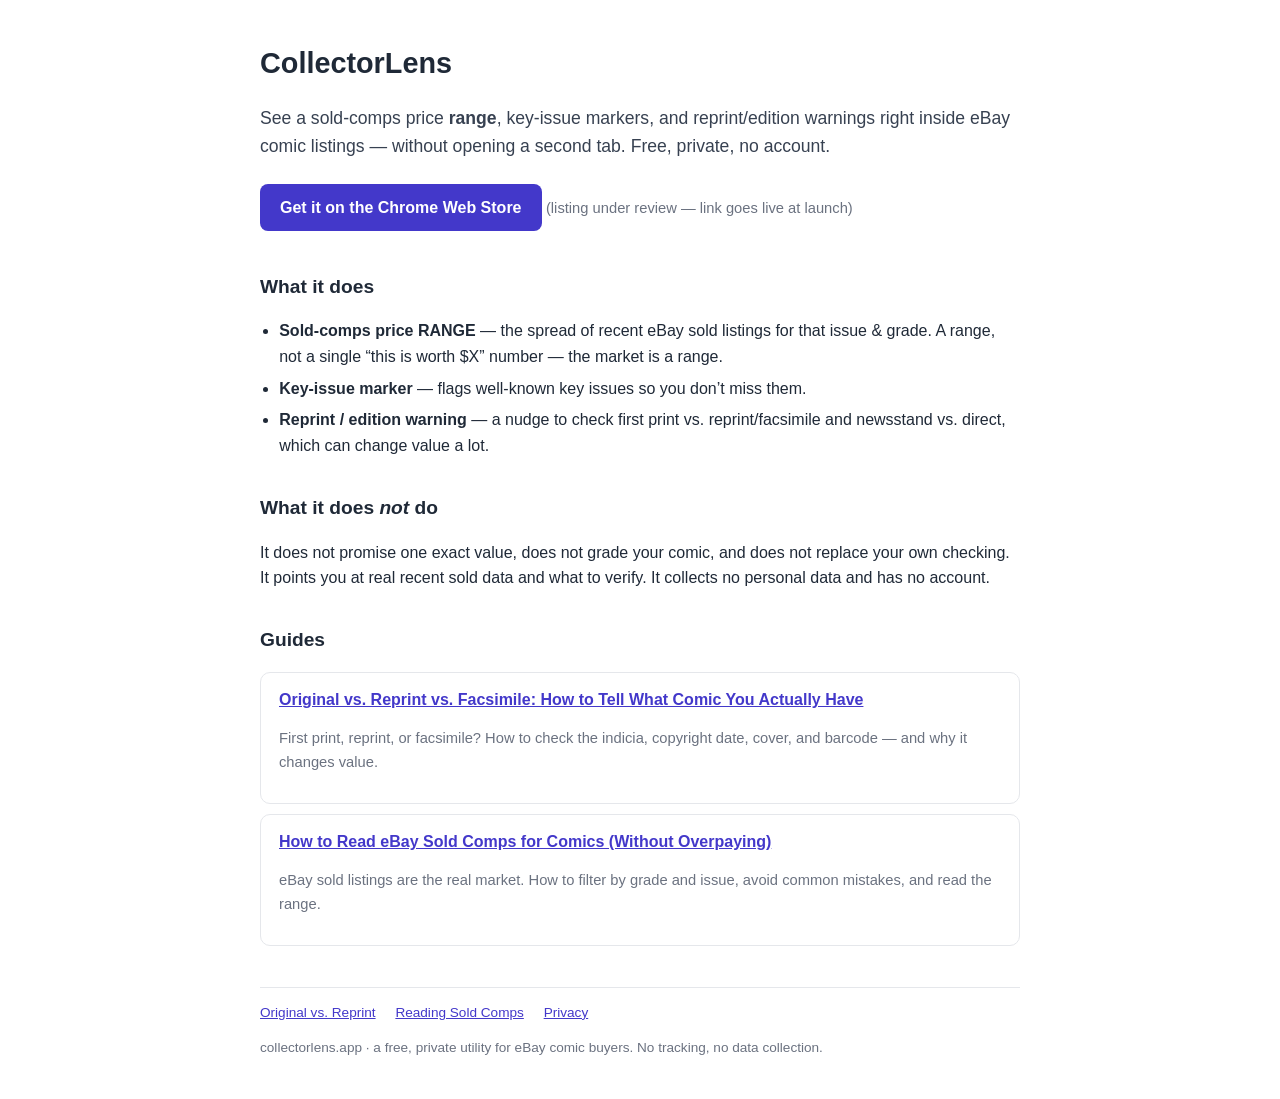
<file: docs/index.html>
<!DOCTYPE html>
<html lang="en">
<head>
  <meta charset="utf-8" />
  <meta name="google-site-verification" content="rlSwXtv5LEb9226zLweq8Wk5t2BZEFK_ZFPg8Di3nqE" />
  <meta name="viewport" content="width=device-width, initial-scale=1" />
  <title>CollectorLens — Comic Value for eBay: Sold-Comps Range, Key Issues, Edition Warnings</title>
  <meta name="description" content="A free Chrome extension that shows a sold-comps price range, key-issue markers and reprint/edition warnings right on eBay comic listings. Private, no account." />
  <link rel="canonical" href="https://monkmade.github.io/CollectorLens/" />
  <style>
    body{font:16px/1.6 -apple-system,"Segoe UI",Roboto,Arial,sans-serif;max-width:760px;margin:40px auto;padding:0 20px;color:#1f2937}
    h1{font-size:1.8rem;margin-bottom:.2em} h2{font-size:1.2rem;margin-top:1.8em}
    a{color:#4338ca} .lead{font-size:1.1rem;color:#374151}
    .cta{display:inline-block;background:#4338ca;color:#fff;padding:11px 20px;border-radius:8px;text-decoration:none;font-weight:600;margin:6px 0}
    .muted{color:#6b7280;font-size:.92rem}
    ul{padding-left:1.2em} li{margin:6px 0}
    .card{border:1px solid #e5e7eb;border-radius:10px;padding:14px 18px;margin:10px 0}
    nav a{margin-right:16px} footer{margin-top:3em;border-top:1px solid #e5e7eb;padding-top:1em;font-size:.85rem;color:#6b7280}
  </style>
</head>
<body>
  <header>
    <h1>CollectorLens</h1>
    <p class="lead">See a sold-comps price <strong>range</strong>, key-issue markers, and reprint/edition warnings right inside eBay comic listings — without opening a second tab. Free, private, no account.</p>
    <p><a class="cta" href="https://chromewebstore.google.com/" rel="noopener">Get it on the Chrome Web Store</a>
       <span class="muted">(listing under review — link goes live at launch)</span></p>
  </header>

  <h2>What it does</h2>
  <ul>
    <li><strong>Sold-comps price RANGE</strong> — the spread of recent eBay sold listings for that issue &amp; grade. A range, not a single &ldquo;this is worth $X&rdquo; number — the market is a range.</li>
    <li><strong>Key-issue marker</strong> — flags well-known key issues so you don&rsquo;t miss them.</li>
    <li><strong>Reprint / edition warning</strong> — a nudge to check first print vs. reprint/facsimile and newsstand vs. direct, which can change value a lot.</li>
  </ul>

  <h2>What it does <em>not</em> do</h2>
  <p>It does not promise one exact value, does not grade your comic, and does not replace your own checking. It points you at real recent sold data and what to verify. It collects no personal data and has no account.</p>

  <h2>Guides</h2>
  <div class="card">
    <a href="guides/original-vs-reprint.html"><strong>Original vs. Reprint vs. Facsimile: How to Tell What Comic You Actually Have</strong></a>
    <p class="muted">First print, reprint, or facsimile? How to check the indicia, copyright date, cover, and barcode — and why it changes value.</p>
  </div>
  <div class="card">
    <a href="guides/reading-sold-comps.html"><strong>How to Read eBay Sold Comps for Comics (Without Overpaying)</strong></a>
    <p class="muted">eBay sold listings are the real market. How to filter by grade and issue, avoid common mistakes, and read the range.</p>
  </div>

  <footer>
    <nav>
      <a href="guides/original-vs-reprint.html">Original vs. Reprint</a>
      <a href="guides/reading-sold-comps.html">Reading Sold Comps</a>
      <a href="privacy-policy.html">Privacy</a>
    </nav>
    <p>collectorlens.app &middot; a free, private utility for eBay comic buyers. No tracking, no data collection.</p>
  </footer>
</body>
</html>
</file>
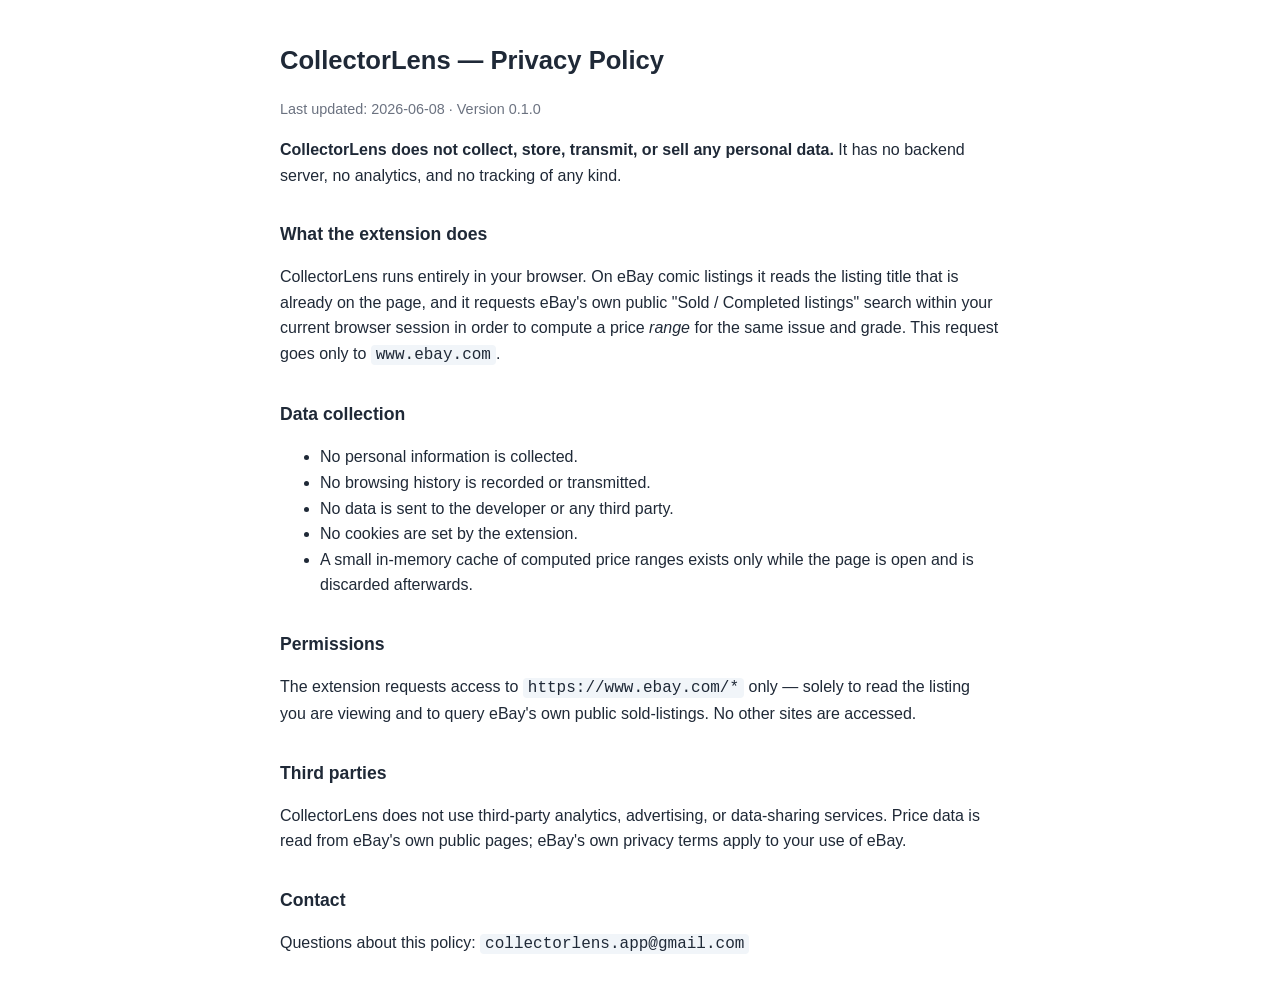
<file: docs/privacy-policy.html>
<!DOCTYPE html>
<html lang="en">
<head>
  <meta charset="utf-8" />
  <meta name="viewport" content="width=device-width, initial-scale=1" />
  <title>CollectorLens — Privacy Policy</title>
  <style>
    body{font:16px/1.6 -apple-system,Segoe UI,Roboto,Arial,sans-serif;max-width:720px;margin:40px auto;padding:0 20px;color:#1f2937}
    h1{font-size:1.6rem} h2{font-size:1.1rem;margin-top:1.8em} code{background:#f1f5f9;padding:1px 5px;border-radius:4px}
    .muted{color:#6b7280;font-size:.9rem}
  </style>
</head>
<body>
  <h1>CollectorLens — Privacy Policy</h1>
  <p class="muted">Last updated: 2026-06-08 · Version 0.1.0</p>

  <p><strong>CollectorLens does not collect, store, transmit, or sell any personal data.</strong>
  It has no backend server, no analytics, and no tracking of any kind.</p>

  <h2>What the extension does</h2>
  <p>CollectorLens runs entirely in your browser. On eBay comic listings it reads the listing
  title that is already on the page, and it requests eBay's own public "Sold / Completed listings"
  search within your current browser session in order to compute a price <em>range</em> for the same
  issue and grade. This request goes only to <code>www.ebay.com</code>.</p>

  <h2>Data collection</h2>
  <ul>
    <li>No personal information is collected.</li>
    <li>No browsing history is recorded or transmitted.</li>
    <li>No data is sent to the developer or any third party.</li>
    <li>No cookies are set by the extension.</li>
    <li>A small in-memory cache of computed price ranges exists only while the page is open and is discarded afterwards.</li>
  </ul>

  <h2>Permissions</h2>
  <p>The extension requests access to <code>https://www.ebay.com/*</code> only — solely to read the
  listing you are viewing and to query eBay's own public sold-listings. No other sites are accessed.</p>

  <h2>Third parties</h2>
  <p>CollectorLens does not use third-party analytics, advertising, or data-sharing services.
  Price data is read from eBay's own public pages; eBay's own privacy terms apply to your use of eBay.</p>

  <h2>Contact</h2>
  <p>Questions about this policy: <code>collectorlens.app@gmail.com</code></p>
</body>
</html>
</file>
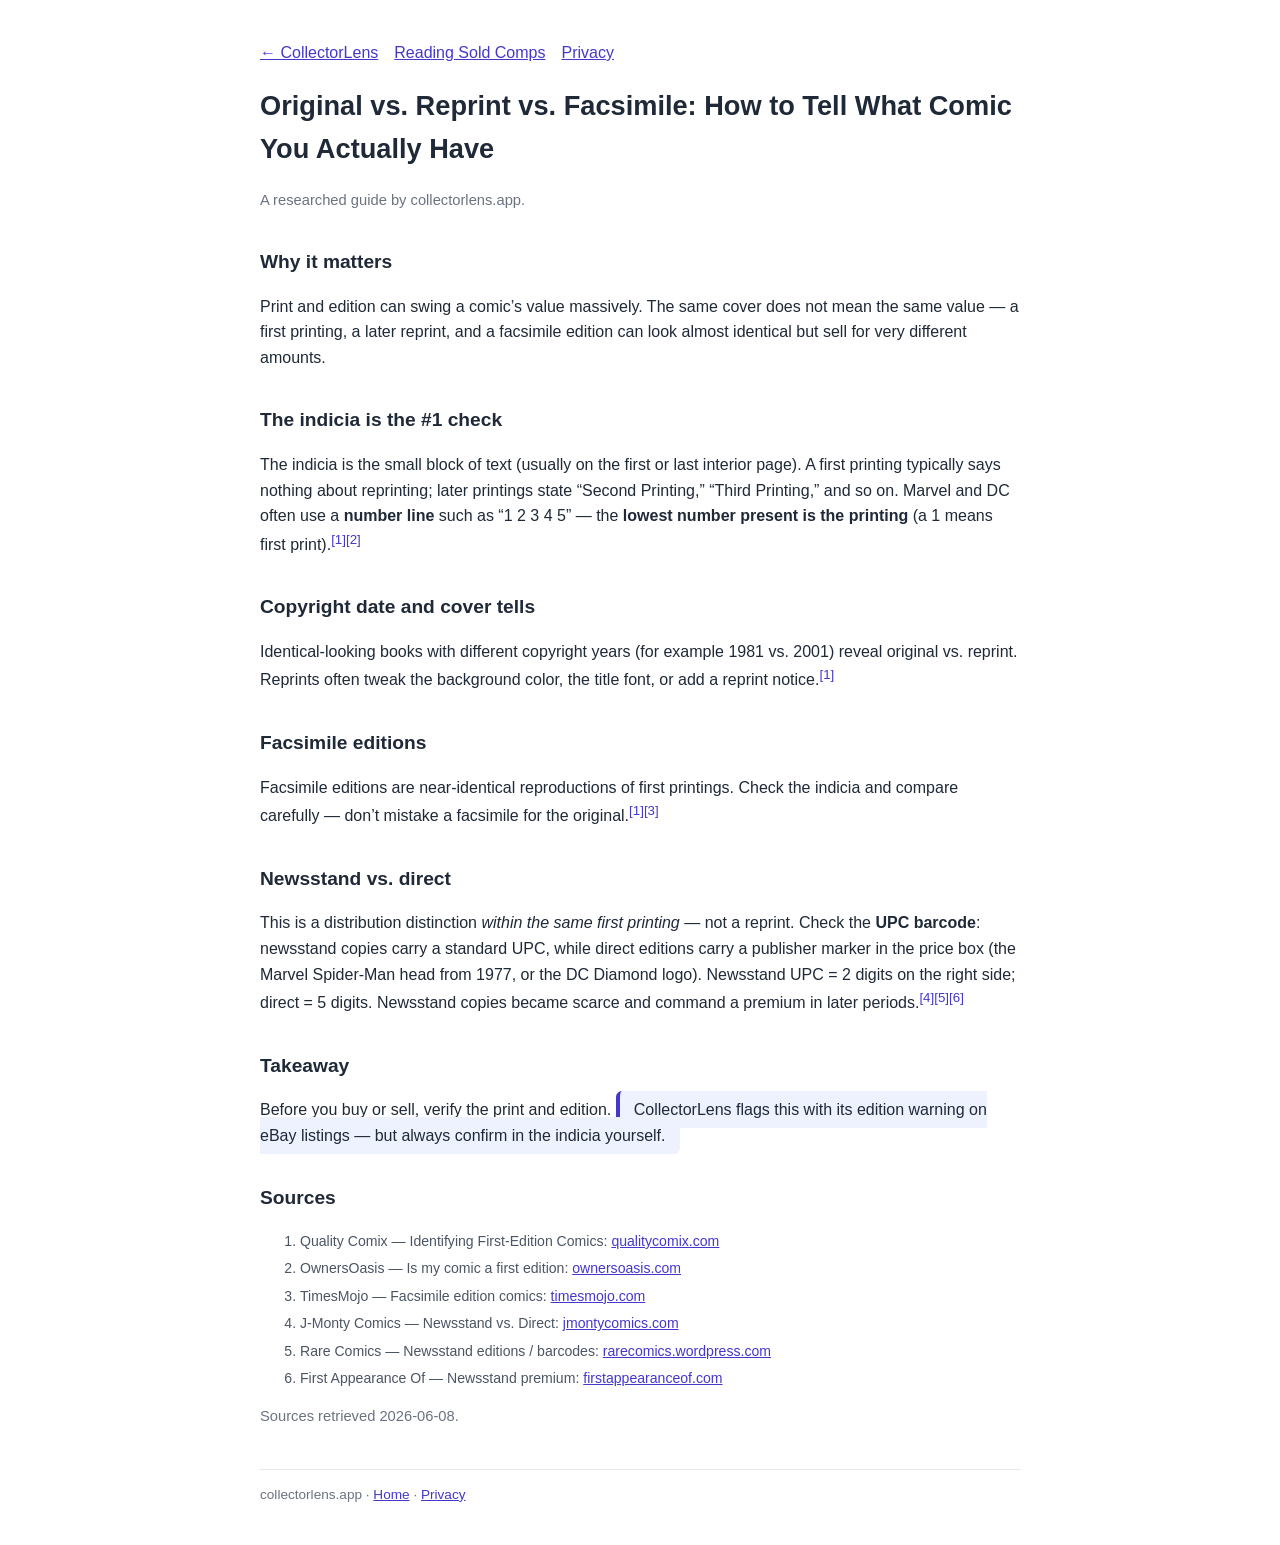
<file: docs/guides/original-vs-reprint.html>
<!DOCTYPE html>
<html lang="en">
<head>
  <meta charset="utf-8" />
  <meta name="viewport" content="width=device-width, initial-scale=1" />
  <title>Original vs. Reprint vs. Facsimile: How to Tell What Comic You Actually Have | CollectorLens</title>
  <meta name="description" content="First print, reprint, or facsimile? Here's how to check the indicia, copyright date, cover, and barcode — and why it changes a comic's value." />
  <link rel="canonical" href="https://monkmade.github.io/CollectorLens/guides/original-vs-reprint.html" />
  <style>
    body{font:16px/1.6 -apple-system,"Segoe UI",Roboto,Arial,sans-serif;max-width:760px;margin:40px auto;padding:0 20px;color:#1f2937}
    h1{font-size:1.7rem} h2{font-size:1.2rem;margin-top:1.8em}
    a{color:#4338ca}
    nav a{margin-right:16px} .muted{color:#6b7280;font-size:.92rem}
    .note{background:#eef2ff;border-left:4px solid #4338ca;padding:10px 14px;border-radius:6px}
    sup a{text-decoration:none}
    ol.fn{font-size:.88rem;color:#4b5563} ol.fn li{margin:5px 0}
    footer{margin-top:3em;border-top:1px solid #e5e7eb;padding-top:1em;font-size:.85rem;color:#6b7280}
  </style>
</head>
<body>
  <nav><a href="../index.html">&larr; CollectorLens</a><a href="reading-sold-comps.html">Reading Sold Comps</a><a href="../privacy-policy.html">Privacy</a></nav>
  <h1>Original vs. Reprint vs. Facsimile: How to Tell What Comic You Actually Have</h1>
  <p class="muted">A researched guide by collectorlens.app.</p>

  <h2>Why it matters</h2>
  <p>Print and edition can swing a comic&rsquo;s value massively. The same cover does not mean the same value &mdash; a first printing, a later reprint, and a facsimile edition can look almost identical but sell for very different amounts.</p>

  <h2>The indicia is the #1 check</h2>
  <p>The indicia is the small block of text (usually on the first or last interior page). A first printing typically says nothing about reprinting; later printings state &ldquo;Second Printing,&rdquo; &ldquo;Third Printing,&rdquo; and so on. Marvel and DC often use a <strong>number line</strong> such as &ldquo;1 2 3 4 5&rdquo; &mdash; the <strong>lowest number present is the printing</strong> (a 1 means first print).<sup><a href="#f1">[1]</a><a href="#f2">[2]</a></sup></p>

  <h2>Copyright date and cover tells</h2>
  <p>Identical-looking books with different copyright years (for example 1981 vs. 2001) reveal original vs. reprint. Reprints often tweak the background color, the title font, or add a reprint notice.<sup><a href="#f1">[1]</a></sup></p>

  <h2>Facsimile editions</h2>
  <p>Facsimile editions are near-identical reproductions of first printings. Check the indicia and compare carefully &mdash; don&rsquo;t mistake a facsimile for the original.<sup><a href="#f1">[1]</a><a href="#f3">[3]</a></sup></p>

  <h2>Newsstand vs. direct</h2>
  <p>This is a distribution distinction <em>within the same first printing</em> &mdash; not a reprint. Check the <strong>UPC barcode</strong>: newsstand copies carry a standard UPC, while direct editions carry a publisher marker in the price box (the Marvel Spider-Man head from 1977, or the DC Diamond logo). Newsstand UPC = 2 digits on the right side; direct = 5 digits. Newsstand copies became scarce and command a premium in later periods.<sup><a href="#f4">[4]</a><a href="#f5">[5]</a><a href="#f6">[6]</a></sup></p>

  <h2>Takeaway</h2>
  <p>Before you buy or sell, verify the print and edition. <span class="note">CollectorLens flags this with its edition warning on eBay listings &mdash; but always confirm in the indicia yourself.</span></p>

  <h2 id="sources">Sources</h2>
  <ol class="fn">
    <li id="f1">Quality Comix &mdash; Identifying First-Edition Comics: <a href="https://www.qualitycomix.com/guide/identifying-first-edition-comics/" rel="noopener">qualitycomix.com</a></li>
    <li id="f2">OwnersOasis &mdash; Is my comic a first edition: <a href="https://ownersoasis.com/media/how-do-i-know-if-my-comic-is-a-first-edition" rel="noopener">ownersoasis.com</a></li>
    <li id="f3">TimesMojo &mdash; Facsimile edition comics: <a href="https://www.timesmojo.com/what-is-facsimile-edition-comics/" rel="noopener">timesmojo.com</a></li>
    <li id="f4">J-Monty Comics &mdash; Newsstand vs. Direct: <a href="https://jmontycomics.com/newsstand-editions-v-direct-editions-everything-explained/" rel="noopener">jmontycomics.com</a></li>
    <li id="f5">Rare Comics &mdash; Newsstand editions / barcodes: <a href="https://rarecomics.wordpress.com/2015/11/08/comic-book-newsstand-editions-understanding-the-difference/" rel="noopener">rarecomics.wordpress.com</a></li>
    <li id="f6">First Appearance Of &mdash; Newsstand premium: <a href="https://firstappearanceof.com/guides/newsstand-comics-explained/" rel="noopener">firstappearanceof.com</a></li>
  </ol>
  <p class="muted">Sources retrieved 2026-06-08.</p>

  <footer>collectorlens.app &middot; <a href="../index.html">Home</a> &middot; <a href="../privacy-policy.html">Privacy</a></footer>
</body>
</html>
</file>
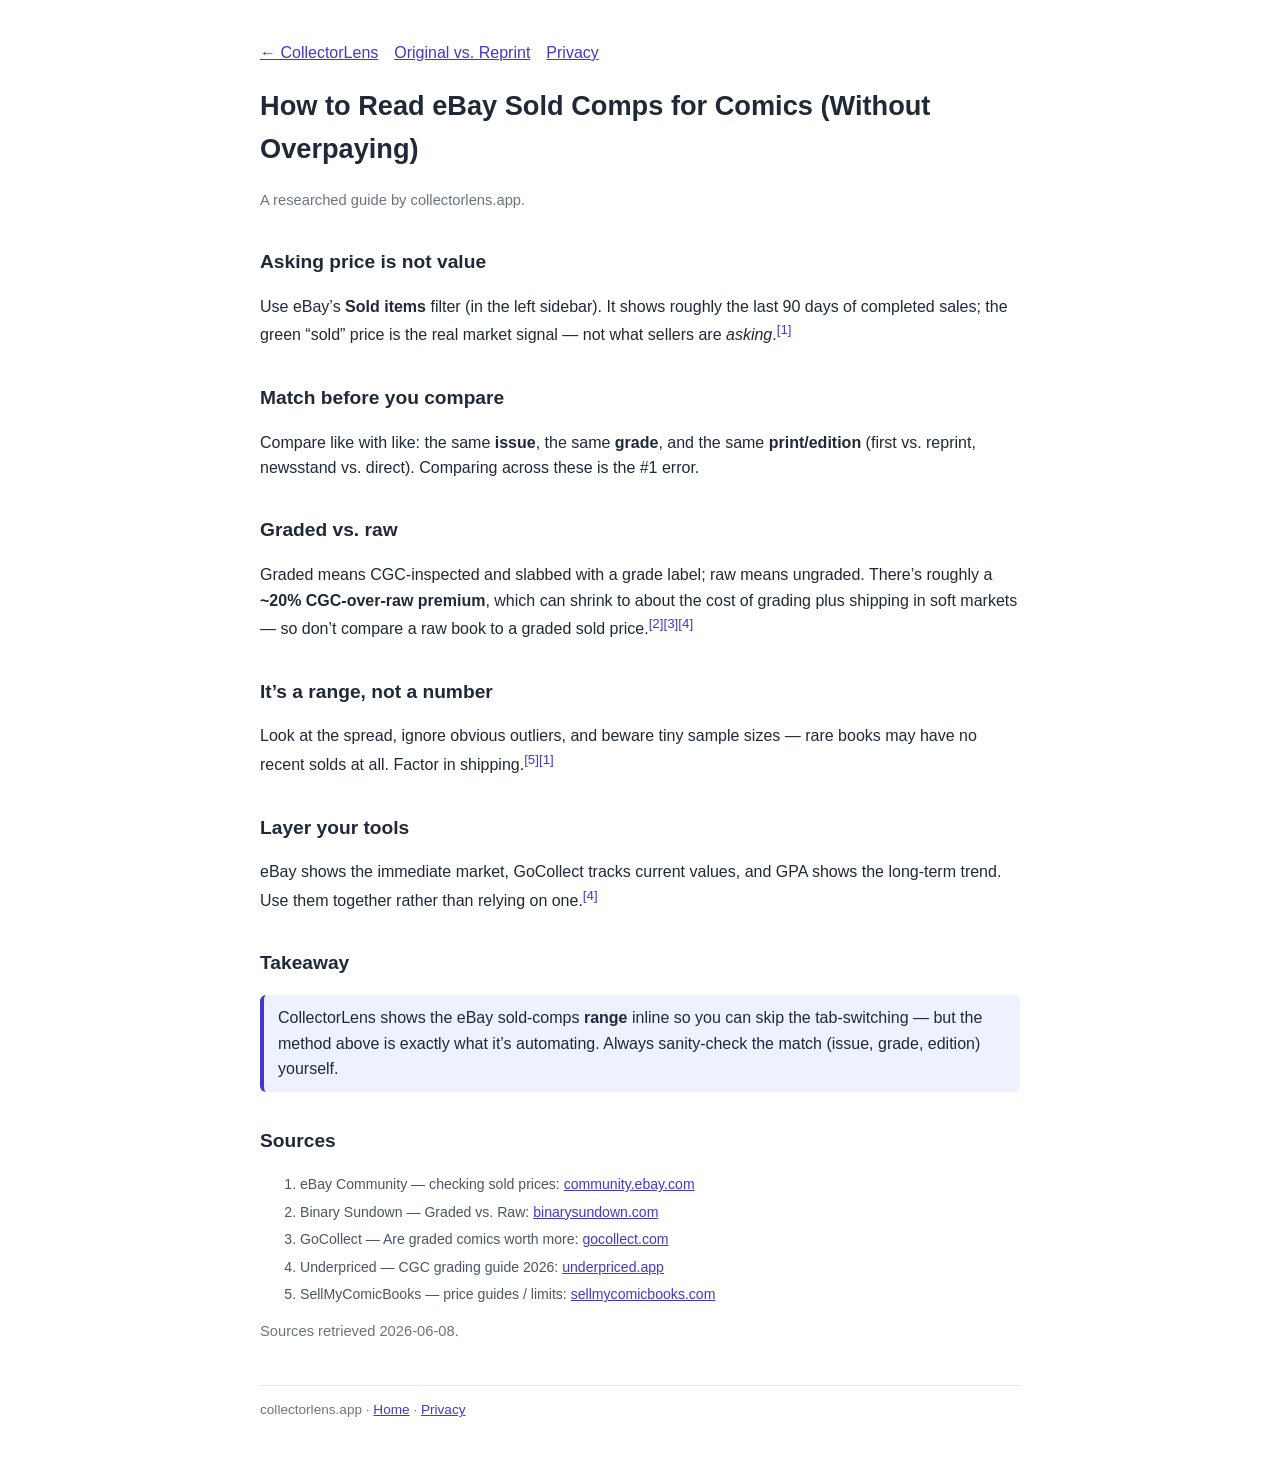
<file: docs/guides/reading-sold-comps.html>
<!DOCTYPE html>
<html lang="en">
<head>
  <meta charset="utf-8" />
  <meta name="viewport" content="width=device-width, initial-scale=1" />
  <title>How to Read eBay Sold Comps for Comics (Without Overpaying) | CollectorLens</title>
  <meta name="description" content="eBay sold listings are the real market for comics. Here's how to filter them by grade and issue, avoid common mistakes, and read the range." />
  <link rel="canonical" href="https://monkmade.github.io/CollectorLens/guides/reading-sold-comps.html" />
  <style>
    body{font:16px/1.6 -apple-system,"Segoe UI",Roboto,Arial,sans-serif;max-width:760px;margin:40px auto;padding:0 20px;color:#1f2937}
    h1{font-size:1.7rem} h2{font-size:1.2rem;margin-top:1.8em}
    a{color:#4338ca}
    nav a{margin-right:16px} .muted{color:#6b7280;font-size:.92rem}
    .note{background:#eef2ff;border-left:4px solid #4338ca;padding:10px 14px;border-radius:6px}
    sup a{text-decoration:none}
    ol.fn{font-size:.88rem;color:#4b5563} ol.fn li{margin:5px 0}
    footer{margin-top:3em;border-top:1px solid #e5e7eb;padding-top:1em;font-size:.85rem;color:#6b7280}
  </style>
</head>
<body>
  <nav><a href="../index.html">&larr; CollectorLens</a><a href="original-vs-reprint.html">Original vs. Reprint</a><a href="../privacy-policy.html">Privacy</a></nav>
  <h1>How to Read eBay Sold Comps for Comics (Without Overpaying)</h1>
  <p class="muted">A researched guide by collectorlens.app.</p>

  <h2>Asking price is not value</h2>
  <p>Use eBay&rsquo;s <strong>Sold items</strong> filter (in the left sidebar). It shows roughly the last 90 days of completed sales; the green &ldquo;sold&rdquo; price is the real market signal &mdash; not what sellers are <em>asking</em>.<sup><a href="#f1">[1]</a></sup></p>

  <h2>Match before you compare</h2>
  <p>Compare like with like: the same <strong>issue</strong>, the same <strong>grade</strong>, and the same <strong>print/edition</strong> (first vs. reprint, newsstand vs. direct). Comparing across these is the #1 error.</p>

  <h2>Graded vs. raw</h2>
  <p>Graded means CGC-inspected and slabbed with a grade label; raw means ungraded. There&rsquo;s roughly a <strong>~20% CGC-over-raw premium</strong>, which can shrink to about the cost of grading plus shipping in soft markets &mdash; so don&rsquo;t compare a raw book to a graded sold price.<sup><a href="#f2">[2]</a><a href="#f3">[3]</a><a href="#f4">[4]</a></sup></p>

  <h2>It&rsquo;s a range, not a number</h2>
  <p>Look at the spread, ignore obvious outliers, and beware tiny sample sizes &mdash; rare books may have no recent solds at all. Factor in shipping.<sup><a href="#f5">[5]</a><a href="#f1">[1]</a></sup></p>

  <h2>Layer your tools</h2>
  <p>eBay shows the immediate market, GoCollect tracks current values, and GPA shows the long-term trend. Use them together rather than relying on one.<sup><a href="#f4">[4]</a></sup></p>

  <h2>Takeaway</h2>
  <p class="note">CollectorLens shows the eBay sold-comps <strong>range</strong> inline so you can skip the tab-switching &mdash; but the method above is exactly what it&rsquo;s automating. Always sanity-check the match (issue, grade, edition) yourself.</p>

  <h2 id="sources">Sources</h2>
  <ol class="fn">
    <li id="f1">eBay Community &mdash; checking sold prices: <a href="https://community.ebay.com/t5/Selling/How-do-you-check-the-latest-prices-a-certain-comic-or-item-has/td-p/34650095" rel="noopener">community.ebay.com</a></li>
    <li id="f2">Binary Sundown &mdash; Graded vs. Raw: <a href="https://binarysundown.com/blogs/collecting-comics/graded-vs-raw-which-comics-sell-better" rel="noopener">binarysundown.com</a></li>
    <li id="f3">GoCollect &mdash; Are graded comics worth more: <a href="https://gocollect.com/blog/are-graded-comics-really-worth-more" rel="noopener">gocollect.com</a></li>
    <li id="f4">Underpriced &mdash; CGC grading guide 2026: <a href="https://www.underpriced.app/blog/comic-book-reselling-cgc-grading-guide-2026" rel="noopener">underpriced.app</a></li>
    <li id="f5">SellMyComicBooks &mdash; price guides / limits: <a href="https://www.sellmycomicbooks.com/comic-book-price-guides.html" rel="noopener">sellmycomicbooks.com</a></li>
  </ol>
  <p class="muted">Sources retrieved 2026-06-08.</p>

  <footer>collectorlens.app &middot; <a href="../index.html">Home</a> &middot; <a href="../privacy-policy.html">Privacy</a></footer>
</body>
</html>
</file>
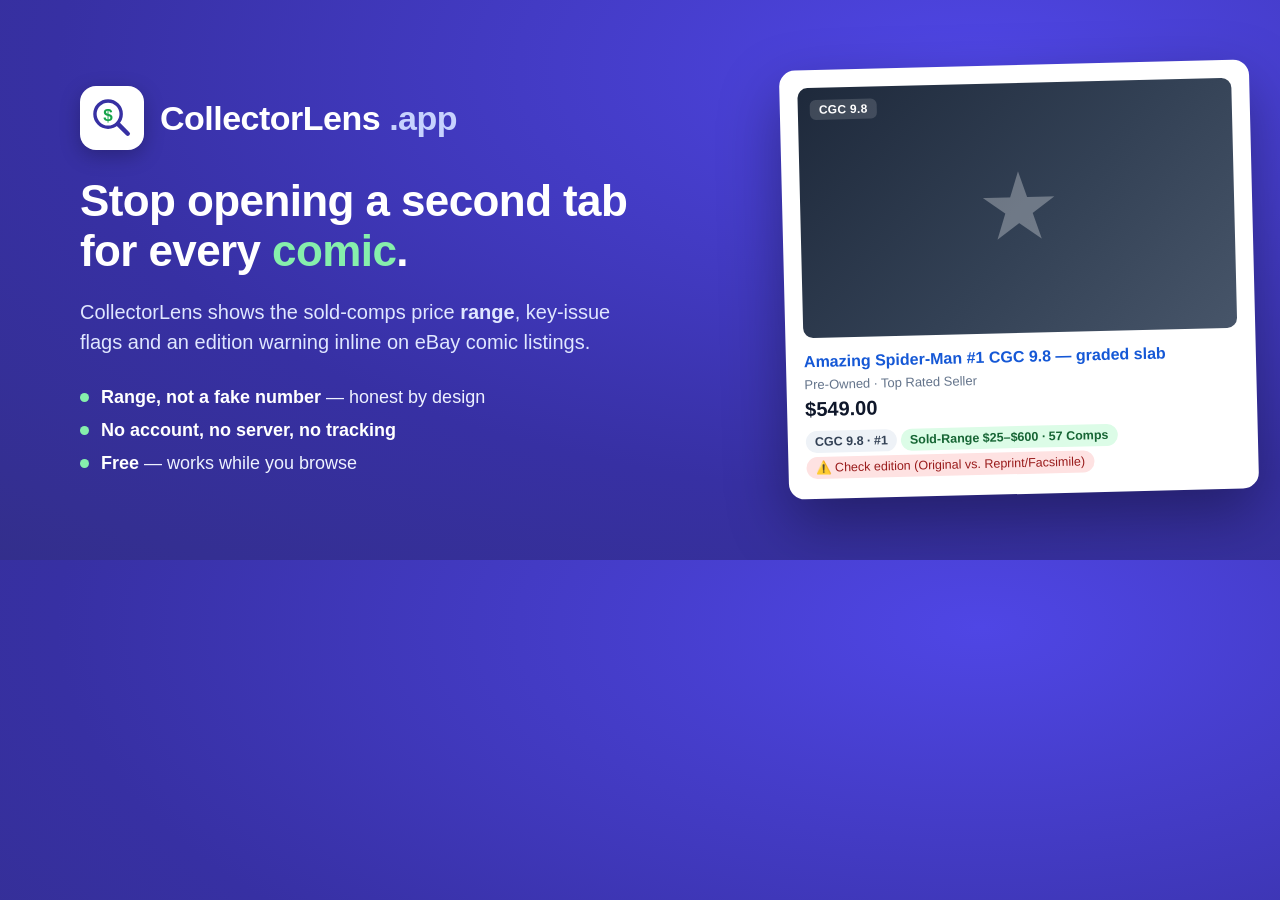
<file: store/assets/marquee-1400x560.html>
<!doctype html>
<!--
  CollectorLens — Chrome Web Store "Marquee promo tile" (1400×560).
  Brand: monkmade / collectorlens.app. Left: value prop. Right: product UI (real overlay pills).
  Render: Edge/Chrome headless --window-size=1400,560. Pure CSS, no external assets.
-->
<html lang="en">
<head>
<meta charset="utf-8">
<style>
  * { margin: 0; padding: 0; box-sizing: border-box; }
  html, body { width: 1400px; height: 560px; overflow: hidden; }
  body {
    font-family: -apple-system, "Segoe UI", Roboto, Arial, sans-serif;
    background: radial-gradient(120% 140% at 70% 12%, #4f46e5 0%, #3730a3 55%, #312e81 100%);
    color: #fff;
    display: flex;
    align-items: center;
    padding: 0 80px;
    gap: 64px;
  }
  .left { flex: 1 1 0; max-width: 640px; }
  .row { display: flex; align-items: center; gap: 16px; margin-bottom: 26px; }
  .mark {
    width: 64px; height: 64px; border-radius: 16px; background: #fff;
    display: flex; align-items: center; justify-content: center; box-shadow: 0 6px 20px rgba(0,0,0,.25);
  }
  .mark svg { width: 42px; height: 42px; }
  .brand { font-size: 34px; font-weight: 800; letter-spacing: -0.5px; }
  .brand .app { color: #c7d2fe; font-weight: 600; }
  h1 { font-size: 44px; font-weight: 800; line-height: 1.12; letter-spacing: -0.6px; margin-bottom: 22px; }
  h1 .g { color: #86efac; }
  p.sub { font-size: 20px; line-height: 1.5; color: #e0e7ff; max-width: 560px; margin-bottom: 30px; }
  .feats { display: flex; flex-direction: column; gap: 12px; }
  .feat { display: flex; align-items: center; gap: 12px; font-size: 18px; color: #eef2ff; }
  .dot { width: 9px; height: 9px; border-radius: 50%; background: #86efac; flex: none; }
  .feat .em { font-weight: 700; color: #fff; }

  /* Right: a real eBay-style listing card with the actual overlay badge. */
  .right { flex: none; width: 470px; }
  .card {
    background: #fff; border-radius: 16px; box-shadow: 0 24px 60px rgba(0,0,0,.35);
    padding: 18px; color: #0f172a; transform: rotate(-1.4deg);
  }
  .cover {
    height: 250px; border-radius: 10px; margin-bottom: 14px;
    background: linear-gradient(135deg, #1e293b 0%, #334155 55%, #475569 100%);
    display: flex; align-items: center; justify-content: center; position: relative; overflow: hidden;
  }
  .cover .tag { position: absolute; top: 12px; left: 12px; background: rgba(255,255,255,.14);
    color: #fff; font-size: 12px; font-weight: 600; padding: 3px 9px; border-radius: 6px; letter-spacing: .3px; }
  .cover .glyph { color: rgba(255,255,255,.30); font-size: 80px; font-weight: 800; }
  .ttl { font-size: 16px; font-weight: 600; color: #1558d6; line-height: 1.3; margin-bottom: 4px; }
  .meta { font-size: 13px; color: #64748b; margin-bottom: 6px; }
  .price { font-size: 20px; font-weight: 800; color: #0f172a; }

  /* Real overlay.css pills (copied verbatim from overlay.css). */
  .cl-badge { display: flex; flex-wrap: wrap; gap: 4px; margin: 10px 0 2px;
    font-family: -apple-system, "Segoe UI", Roboto, Arial, sans-serif; font-size: 12.5px; line-height: 1.3; }
  .cl-tag { display: inline-block; padding: 3px 9px; border-radius: 999px; font-weight: 600; white-space: nowrap; }
  .cl-id   { background: #eef2f7; color: #334155; }
  .cl-range{ background: #dcfce7; color: #166534; }
  .cl-warn { background: #fee2e2; color: #991b1b; font-weight: 500; }
</style>
</head>
<body>
  <div class="left">
    <div class="row">
      <div class="mark">
        <svg viewBox="0 0 32 32" aria-hidden="true">
          <circle cx="13" cy="13" r="10" fill="none" stroke="#3730a3" stroke-width="2.6"/>
          <line x1="20.5" y1="20.5" x2="28" y2="28" stroke="#3730a3" stroke-width="3.4" stroke-linecap="round"/>
          <text x="13" y="18.5" font-size="13" font-weight="800" fill="#16a34a" text-anchor="middle" font-family="Arial">$</text>
        </svg>
      </div>
      <div class="brand">CollectorLens<span class="app"> .app</span></div>
    </div>

    <h1>Stop opening a second tab<br>for every <span class="g">comic</span>.</h1>
    <p class="sub">CollectorLens shows the sold-comps price <b>range</b>, key-issue flags and an
      edition warning inline on eBay comic listings.</p>

    <div class="feats">
      <div class="feat"><span class="dot"></span><span><span class="em">Range, not a fake number</span> — honest by design</span></div>
      <div class="feat"><span class="dot"></span><span><span class="em">No account, no server, no tracking</span></span></div>
      <div class="feat"><span class="dot"></span><span><span class="em">Free</span> — works while you browse</span></div>
    </div>
  </div>

  <div class="right">
    <div class="card">
      <div class="cover">
        <span class="tag">CGC 9.8</span>
        <span class="glyph">★</span>
      </div>
      <div class="ttl">Amazing Spider-Man #1 CGC 9.8 — graded slab</div>
      <div class="meta">Pre-Owned · Top Rated Seller</div>
      <div class="price">$549.00</div>
      <div class="cl-badge">
        <span class="cl-tag cl-id">CGC 9.8 · #1</span>
        <span class="cl-tag cl-range">Sold-Range $25–$600 · 57 Comps</span>
        <span class="cl-tag cl-warn">⚠️ Check edition (Original vs. Reprint/Facsimile)</span>
      </div>
    </div>
  </div>
</body>
</html>
</file>
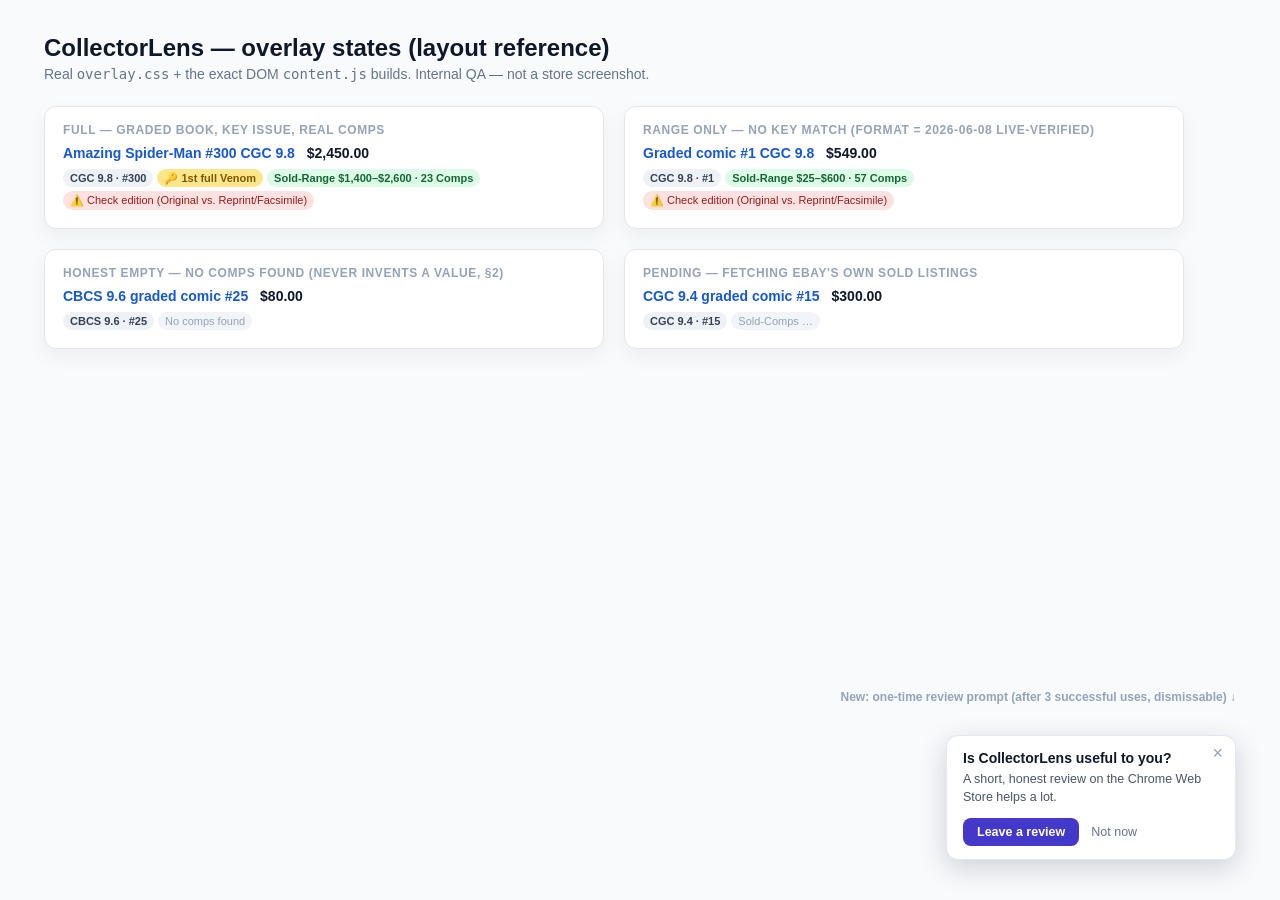
<file: store/assets/overlay-reference.html>
<!doctype html>
<!--
  CollectorLens — Overlay LAYOUT REFERENCE (1280×800), NOT a store screenshot.
  Shows every real overlay state (the exact DOM content.js builds) + the new review prompt,
  using the real overlay.css. Internal design sign-off / QA. Numbers illustrative; the
  "$25–$600 · 57 Comps" example is the 2026-06-08 live-verified output format.
  Render: Edge/Chrome headless --window-size=1280,800.
-->
<html lang="en">
<head>
<meta charset="utf-8">
<style>
  * { margin: 0; padding: 0; box-sizing: border-box; }
  html, body { width: 1280px; height: 800px; overflow: hidden; }
  body { font-family: -apple-system, "Segoe UI", Roboto, Arial, sans-serif; background: #f8fafc; color: #0f172a; padding: 34px 44px; }
  h1 { font-size: 24px; font-weight: 800; }
  .sub { font-size: 14px; color: #64748b; margin: 4px 0 24px; }
  .states { display: flex; flex-wrap: wrap; gap: 20px; }
  .state { background: #fff; border: 1px solid #e5e7eb; border-radius: 12px; padding: 16px 18px; width: 560px;
    box-shadow: 0 8px 20px rgba(15,23,42,.05); }
  .state .lbl { font-size: 12px; font-weight: 700; color: #94a3b8; text-transform: uppercase; letter-spacing: .6px; margin-bottom: 8px; }
  .listing { font-size: 14px; color: #1558d6; font-weight: 600; }
  .listing .px { color: #0f172a; font-weight: 800; margin-left: 8px; }

  /* Real overlay.css — verbatim (pills + review toast). */
  .cl-badge { display: flex; flex-wrap: wrap; gap: 4px; margin: 8px 0 2px;
    font-family: -apple-system, "Segoe UI", Roboto, Arial, sans-serif; font-size: 11px; line-height: 1.3; }
  .cl-tag { display: inline-block; padding: 2px 7px; border-radius: 999px; font-weight: 600; white-space: nowrap; }
  .cl-id   { background: #eef2f7; color: #334155; }
  .cl-key  { background: #fde68a; color: #7c5800; }
  .cl-range{ background: #dcfce7; color: #166534; }
  .cl-warn { background: #fee2e2; color: #991b1b; font-weight: 500; }
  .cl-muted{ background: #f1f5f9; color: #94a3b8; font-weight: 500; }

  .cl-review { position: absolute; right: 44px; bottom: 40px; z-index: 10; width: 290px; box-sizing: border-box;
    padding: 14px 16px 13px; background: #fff; border: 1px solid #e2e8f0; border-radius: 12px;
    box-shadow: 0 8px 28px rgba(15,23,42,.18); font-family: -apple-system, "Segoe UI", Roboto, Arial, sans-serif; color: #0f172a; }
  .cl-review-x { position: absolute; top: 6px; right: 8px; border: 0; background: transparent; color: #94a3b8;
    font-size: 18px; line-height: 1; cursor: pointer; padding: 2px 4px; }
  .cl-review-title { font-size: 14px; font-weight: 700; margin: 0 14px 4px 0; }
  .cl-review-body { font-size: 12.5px; line-height: 1.45; color: #475569; margin-bottom: 12px; }
  .cl-review-row { display: flex; align-items: center; gap: 10px; }
  .cl-review-btn { display: inline-block; padding: 7px 14px; border-radius: 8px; background: #4338ca; color: #fff;
    font-size: 12.5px; font-weight: 600; text-decoration: none; }
  .cl-review-later { border: 0; background: transparent; color: #64748b; font-size: 12.5px; font-weight: 500; cursor: pointer; padding: 6px 2px; }
  .tagref { position: absolute; right: 44px; bottom: 196px; font-size: 12px; color: #94a3b8; font-weight: 600; }
</style>
</head>
<body>
  <h1>CollectorLens — overlay states (layout reference)</h1>
  <div class="sub">Real <code>overlay.css</code> + the exact DOM <code>content.js</code> builds. Internal QA — not a store screenshot.</div>

  <div class="states">
    <div class="state">
      <div class="lbl">Full — graded book, key issue, real comps</div>
      <div class="listing">Amazing Spider-Man #300 CGC 9.8 <span class="px">$2,450.00</span></div>
      <div class="cl-badge">
        <span class="cl-tag cl-id">CGC 9.8 · #300</span>
        <span class="cl-tag cl-key">🔑 1st full Venom</span>
        <span class="cl-tag cl-range">Sold-Range $1,400–$2,600 · 23 Comps</span>
        <span class="cl-tag cl-warn">⚠️ Check edition (Original vs. Reprint/Facsimile)</span>
      </div>
    </div>

    <div class="state">
      <div class="lbl">Range only — no key match (format = 2026-06-08 live-verified)</div>
      <div class="listing">Graded comic #1 CGC 9.8 <span class="px">$549.00</span></div>
      <div class="cl-badge">
        <span class="cl-tag cl-id">CGC 9.8 · #1</span>
        <span class="cl-tag cl-range">Sold-Range $25–$600 · 57 Comps</span>
        <span class="cl-tag cl-warn">⚠️ Check edition (Original vs. Reprint/Facsimile)</span>
      </div>
    </div>

    <div class="state">
      <div class="lbl">Honest empty — no comps found (never invents a value, §2)</div>
      <div class="listing">CBCS 9.6 graded comic #25 <span class="px">$80.00</span></div>
      <div class="cl-badge">
        <span class="cl-tag cl-id">CBCS 9.6 · #25</span>
        <span class="cl-tag cl-range cl-muted">No comps found</span>
      </div>
    </div>

    <div class="state">
      <div class="lbl">Pending — fetching eBay's own sold listings</div>
      <div class="listing">CGC 9.4 graded comic #15 <span class="px">$300.00</span></div>
      <div class="cl-badge">
        <span class="cl-tag cl-id">CGC 9.4 · #15</span>
        <span class="cl-tag cl-range cl-muted">Sold-Comps …</span>
      </div>
    </div>
  </div>

  <div class="tagref">New: one-time review prompt (after 3 successful uses, dismissable) ↓</div>
  <!-- Exact DOM review.js builds -->
  <div class="cl-review" role="dialog" aria-label="CollectorLens feedback">
    <button class="cl-review-x" aria-label="Dismiss">×</button>
    <div class="cl-review-title">Is CollectorLens useful to you?</div>
    <div class="cl-review-body">A short, honest review on the Chrome Web Store helps a lot.</div>
    <div class="cl-review-row">
      <a class="cl-review-btn" href="#">Leave a review</a>
      <button class="cl-review-later">Not now</button>
    </div>
  </div>
</body>
</html>
</file>
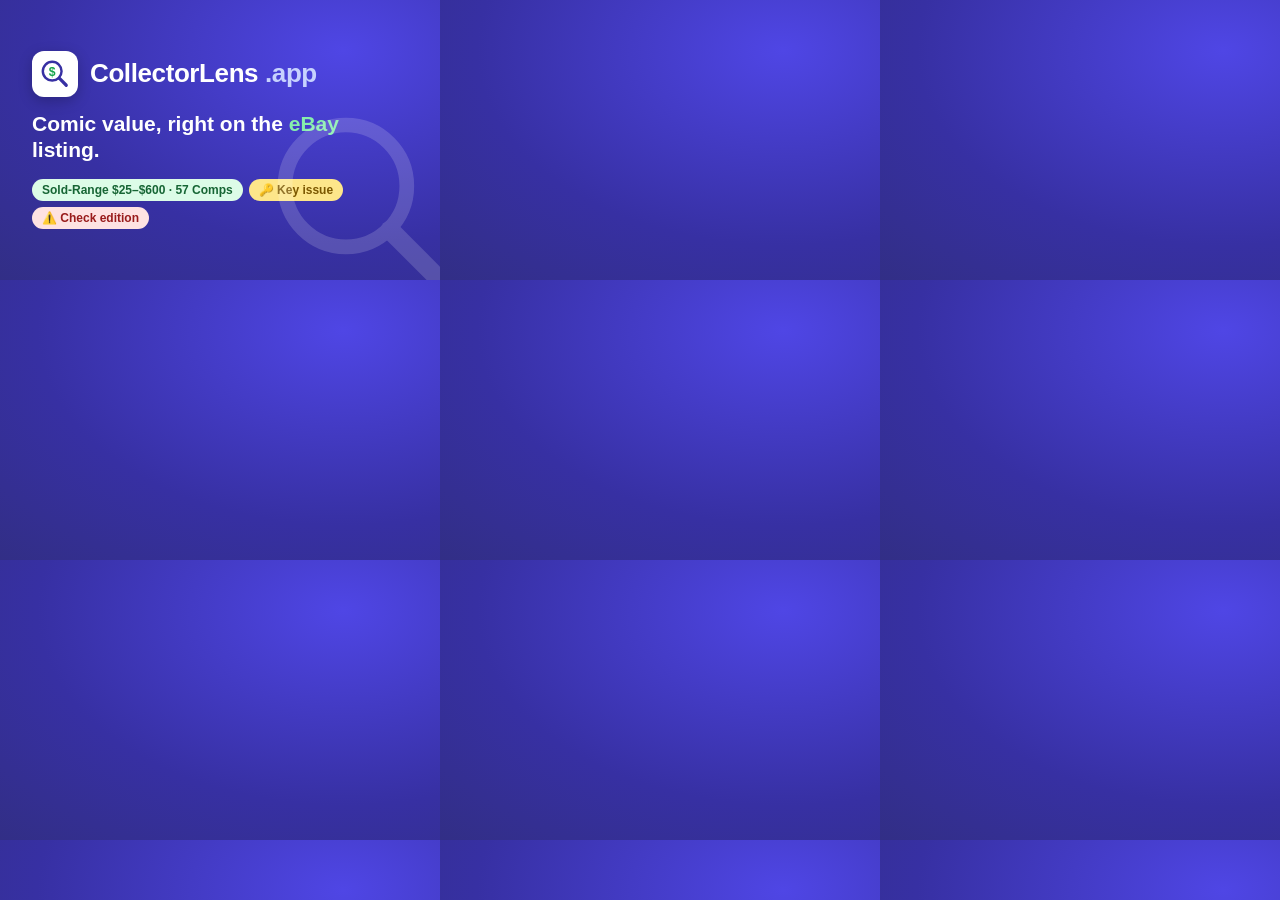
<file: store/assets/promo-tile-440x280.html>
<!doctype html>
<!--
  CollectorLens — Chrome Web Store "Small promo tile" (440×280).
  Brand: monkmade / collectorlens.app. Indigo + white lens + green $ (matches icon128).
  Render: Edge/Chrome headless --window-size=440,280. Pure CSS, no external assets.
-->
<html lang="en">
<head>
<meta charset="utf-8">
<style>
  * { margin: 0; padding: 0; box-sizing: border-box; }
  html, body { width: 440px; height: 280px; overflow: hidden; }
  body {
    font-family: -apple-system, "Segoe UI", Roboto, Arial, sans-serif;
    background: radial-gradient(120% 120% at 78% 18%, #4f46e5 0%, #3730a3 58%, #312e81 100%);
    color: #fff;
    display: flex;
    flex-direction: column;
    justify-content: center;
    padding: 30px 32px;
    position: relative;
  }
  .lens {
    position: absolute;
    right: -34px;
    bottom: -34px;
    width: 210px;
    height: 210px;
    opacity: 0.16;
  }
  .lens .ring { fill: none; stroke: #fff; stroke-width: 14; }
  .lens .handle { stroke: #fff; stroke-width: 18; stroke-linecap: round; }
  .row { display: flex; align-items: center; gap: 12px; margin-bottom: 14px; }
  .badge {
    width: 46px; height: 46px; border-radius: 12px;
    background: #fff; display: flex; align-items: center; justify-content: center;
    box-shadow: 0 4px 14px rgba(0,0,0,.22);
  }
  .badge svg { width: 30px; height: 30px; }
  .brand { font-size: 26px; font-weight: 800; letter-spacing: -0.4px; }
  .brand .app { color: #c7d2fe; font-weight: 600; }
  h1 { font-size: 21px; font-weight: 700; line-height: 1.25; max-width: 330px; margin-bottom: 16px; }
  h1 .g { color: #86efac; }
  .pills { display: flex; flex-wrap: wrap; gap: 6px; max-width: 340px; }
  .pill {
    font-size: 12px; font-weight: 600; padding: 4px 10px; border-radius: 999px; white-space: nowrap;
  }
  .p-range { background: #dcfce7; color: #166534; }
  .p-key   { background: #fde68a; color: #7c5800; }
  .p-warn  { background: #fee2e2; color: #991b1b; }
</style>
</head>
<body>
  <svg class="lens" viewBox="0 0 200 200" aria-hidden="true">
    <circle class="ring" cx="78" cy="78" r="58"/>
    <line class="handle" x1="120" y1="120" x2="170" y2="170"/>
  </svg>

  <div class="row">
    <div class="badge">
      <!-- lens + green $ (brand mark, echoes icon128) -->
      <svg viewBox="0 0 32 32" aria-hidden="true">
        <circle cx="13" cy="13" r="10" fill="none" stroke="#3730a3" stroke-width="2.6"/>
        <line x1="20.5" y1="20.5" x2="28" y2="28" stroke="#3730a3" stroke-width="3.4" stroke-linecap="round"/>
        <text x="13" y="18.5" font-size="13" font-weight="800" fill="#16a34a" text-anchor="middle" font-family="Arial">$</text>
      </svg>
    </div>
    <div class="brand">CollectorLens<span class="app"> .app</span></div>
  </div>

  <h1>Comic value, right on the <span class="g">eBay</span> listing.</h1>

  <div class="pills">
    <span class="pill p-range">Sold-Range $25–$600 · 57 Comps</span>
    <span class="pill p-key">🔑 Key issue</span>
    <span class="pill p-warn">⚠️ Check edition</span>
  </div>
</body>
</html>
</file>
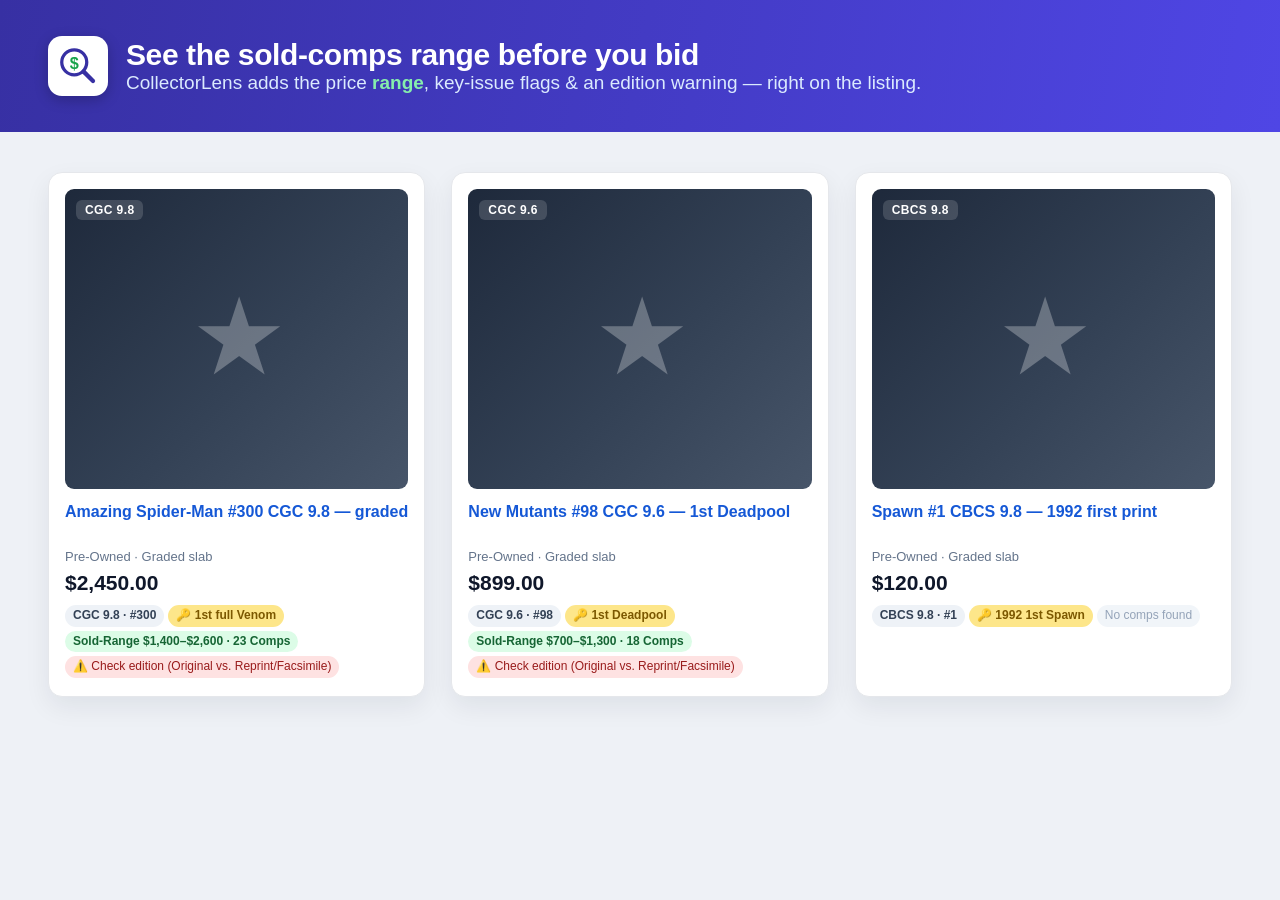
<file: store/assets/store-1-hero.html>
<!doctype html>
<!--
  CollectorLens — Store screenshot 1 "Hero" (1280×800).
  Real overlay.css pills + real DOM structure over a GENERIC marketplace mock
  (no eBay logo/trademark, no real cover art, no account/PII). Numbers are ILLUSTRATIVE
  examples of the feature (the extension computes real ranges live) — format matches the
  2026-06-08 live-verified output "Sold-Range $25–$600 · 57 Comps".
  Render: Edge/Chrome headless --window-size=1280,800.
-->
<html lang="en">
<head>
<meta charset="utf-8">
<style>
  * { margin: 0; padding: 0; box-sizing: border-box; }
  html, body { width: 1280px; height: 800px; overflow: hidden; }
  body { font-family: -apple-system, "Segoe UI", Roboto, Arial, sans-serif; background: #eef1f6; }

  .cap {
    height: 132px; background: linear-gradient(100deg, #3730a3 0%, #4f46e5 100%); color: #fff;
    display: flex; align-items: center; gap: 18px; padding: 0 48px;
  }
  .mark { width: 60px; height: 60px; border-radius: 14px; background: #fff; flex: none;
    display: flex; align-items: center; justify-content: center; box-shadow: 0 4px 14px rgba(0,0,0,.22); }
  .mark svg { width: 40px; height: 40px; }
  .cap .txt b { display: block; font-size: 30px; font-weight: 800; letter-spacing: -0.4px; }
  .cap .txt span { font-size: 19px; color: #dbeafe; }
  .cap .txt span .g { color: #86efac; font-weight: 700; }

  .grid { display: flex; gap: 26px; padding: 40px 48px; }
  .card { flex: 1 1 0; background: #fff; border: 1px solid #e5e7eb; border-radius: 14px;
    padding: 16px; box-shadow: 0 10px 26px rgba(15,23,42,.07); }
  .cover { height: 300px; border-radius: 9px; margin-bottom: 13px; position: relative; overflow: hidden;
    background: linear-gradient(135deg, #1e293b 0%, #334155 55%, #475569 100%);
    display: flex; align-items: center; justify-content: center; }
  .cover .slabtag { position: absolute; top: 11px; left: 11px; background: rgba(255,255,255,.15);
    color: #fff; font-size: 12px; font-weight: 700; padding: 3px 9px; border-radius: 6px; letter-spacing: .4px; }
  .cover .glyph { color: rgba(255,255,255,.28); font-size: 92px; font-weight: 800; }
  .ttl { font-size: 16px; font-weight: 600; color: #1558d6; line-height: 1.3; margin-bottom: 5px;
    display: -webkit-box; -webkit-line-clamp: 2; -webkit-box-orient: vertical; overflow: hidden; min-height: 42px; }
  .meta { font-size: 13px; color: #64748b; margin-bottom: 7px; }
  .price { font-size: 21px; font-weight: 800; color: #0f172a; }

  /* ===== Real overlay.css pills (verbatim from overlay.css, font nudged for store legibility) ===== */
  .cl-badge { display: flex; flex-wrap: wrap; gap: 4px; margin: 10px 0 2px;
    font-family: -apple-system, "Segoe UI", Roboto, Arial, sans-serif; font-size: 12px; line-height: 1.3; }
  .cl-tag { display: inline-block; padding: 3px 8px; border-radius: 999px; font-weight: 600; white-space: nowrap; }
  .cl-id   { background: #eef2f7; color: #334155; }
  .cl-key  { background: #fde68a; color: #7c5800; }
  .cl-range{ background: #dcfce7; color: #166534; }
  .cl-warn { background: #fee2e2; color: #991b1b; font-weight: 500; }
  .cl-muted{ background: #f1f5f9; color: #94a3b8; font-weight: 500; }
</style>
</head>
<body>
  <div class="cap">
    <div class="mark">
      <svg viewBox="0 0 32 32" aria-hidden="true">
        <circle cx="13" cy="13" r="10" fill="none" stroke="#3730a3" stroke-width="2.6"/>
        <line x1="20.5" y1="20.5" x2="28" y2="28" stroke="#3730a3" stroke-width="3.4" stroke-linecap="round"/>
        <text x="13" y="18.5" font-size="13" font-weight="800" fill="#16a34a" text-anchor="middle" font-family="Arial">$</text>
      </svg>
    </div>
    <div class="txt">
      <b>See the sold-comps range before you bid</b>
      <span>CollectorLens adds the price <span class="g">range</span>, key-issue flags &amp; an edition warning — right on the listing.</span>
    </div>
  </div>

  <div class="grid">
    <div class="card">
      <div class="cover"><span class="slabtag">CGC 9.8</span><span class="glyph">★</span></div>
      <div class="ttl">Amazing Spider-Man #300 CGC 9.8 — graded</div>
      <div class="meta">Pre-Owned · Graded slab</div>
      <div class="price">$2,450.00</div>
      <div class="cl-badge">
        <span class="cl-tag cl-id">CGC 9.8 · #300</span>
        <span class="cl-tag cl-key">🔑 1st full Venom</span>
        <span class="cl-tag cl-range">Sold-Range $1,400–$2,600 · 23 Comps</span>
        <span class="cl-tag cl-warn">⚠️ Check edition (Original vs. Reprint/Facsimile)</span>
      </div>
    </div>

    <div class="card">
      <div class="cover"><span class="slabtag">CGC 9.6</span><span class="glyph">★</span></div>
      <div class="ttl">New Mutants #98 CGC 9.6 — 1st Deadpool</div>
      <div class="meta">Pre-Owned · Graded slab</div>
      <div class="price">$899.00</div>
      <div class="cl-badge">
        <span class="cl-tag cl-id">CGC 9.6 · #98</span>
        <span class="cl-tag cl-key">🔑 1st Deadpool</span>
        <span class="cl-tag cl-range">Sold-Range $700–$1,300 · 18 Comps</span>
        <span class="cl-tag cl-warn">⚠️ Check edition (Original vs. Reprint/Facsimile)</span>
      </div>
    </div>

    <div class="card">
      <div class="cover"><span class="slabtag">CBCS 9.8</span><span class="glyph">★</span></div>
      <div class="ttl">Spawn #1 CBCS 9.8 — 1992 first print</div>
      <div class="meta">Pre-Owned · Graded slab</div>
      <div class="price">$120.00</div>
      <div class="cl-badge">
        <span class="cl-tag cl-id">CBCS 9.8 · #1</span>
        <span class="cl-tag cl-key">🔑 1992 1st Spawn</span>
        <span class="cl-tag cl-range cl-muted">No comps found</span>
      </div>
    </div>
  </div>
</body>
</html>
</file>
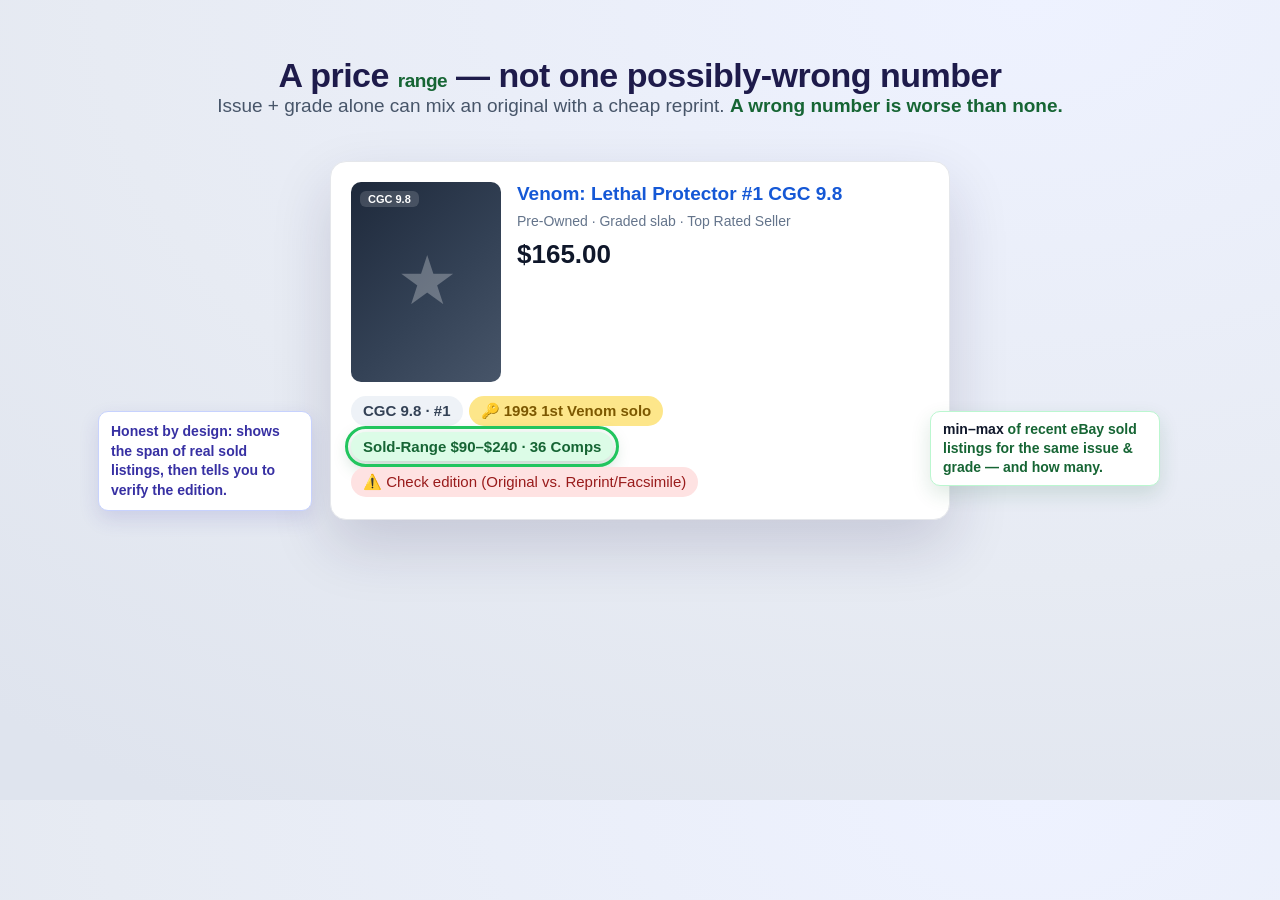
<file: store/assets/store-2-range.html>
<!doctype html>
<!--
  CollectorLens — Store screenshot 2 "The RANGE" (1280×800).
  Emphasizes the core honesty feature: a sold-comps price RANGE, not one possibly-wrong number.
  Real overlay.css pills + real DOM. Generic mock, no PII. Numbers ILLUSTRATIVE (format real).
  Render: Edge/Chrome headless --window-size=1280,800.
-->
<html lang="en">
<head>
<meta charset="utf-8">
<style>
  * { margin: 0; padding: 0; box-sizing: border-box; }
  html, body { width: 1280px; height: 800px; overflow: hidden; }
  body { font-family: -apple-system, "Segoe UI", Roboto, Arial, sans-serif;
    background: radial-gradient(120% 120% at 80% 0%, #eef2ff 0%, #e7ebf3 60%, #dfe4ee 100%);
    display: flex; flex-direction: column; align-items: center; }

  .cap { text-align: center; margin-top: 56px; }
  .cap b { display: block; font-size: 34px; font-weight: 800; color: #1e1b4b; letter-spacing: -0.5px; }
  .cap span { font-size: 19px; color: #475569; }
  .cap span .hi { color: #166534; font-weight: 700; }

  .stage { position: relative; margin-top: 44px; width: 620px; }
  .card { background: #fff; border: 1px solid #e5e7eb; border-radius: 16px; padding: 20px;
    box-shadow: 0 26px 60px rgba(30,27,75,.16); }
  .head { display: flex; gap: 16px; margin-bottom: 14px; }
  .cover { width: 150px; height: 200px; border-radius: 10px; flex: none; position: relative; overflow: hidden;
    background: linear-gradient(135deg, #1e293b 0%, #334155 55%, #475569 100%);
    display: flex; align-items: center; justify-content: center; }
  .cover .slabtag { position: absolute; top: 9px; left: 9px; background: rgba(255,255,255,.15);
    color: #fff; font-size: 11px; font-weight: 700; padding: 2px 8px; border-radius: 6px; }
  .cover .glyph { color: rgba(255,255,255,.28); font-size: 58px; font-weight: 800; }
  .info .ttl { font-size: 19px; font-weight: 600; color: #1558d6; line-height: 1.3; margin-bottom: 6px; }
  .info .meta { font-size: 14px; color: #64748b; margin-bottom: 10px; }
  .info .price { font-size: 26px; font-weight: 800; color: #0f172a; }

  /* Real overlay.css pills (verbatim; scaled up for a close-up). */
  .cl-badge { display: flex; flex-wrap: wrap; gap: 6px; margin: 6px 0 2px;
    font-family: -apple-system, "Segoe UI", Roboto, Arial, sans-serif; font-size: 15px; line-height: 1.3; }
  .cl-tag { display: inline-block; padding: 5px 12px; border-radius: 999px; font-weight: 600; white-space: nowrap; }
  .cl-id   { background: #eef2f7; color: #334155; }
  .cl-key  { background: #fde68a; color: #7c5800; }
  .cl-range{ background: #dcfce7; color: #166534; }
  .cl-warn { background: #fee2e2; color: #991b1b; font-weight: 500; }
  .cl-range.spot { outline: 3px solid #22c55e; outline-offset: 3px; box-shadow: 0 6px 18px rgba(22,101,52,.28); }

  /* Callouts */
  .callout { position: absolute; font-size: 14px; font-weight: 600; color: #166534;
    background: #fff; border: 1.5px solid #bbf7d0; border-radius: 10px; padding: 8px 12px;
    box-shadow: 0 8px 20px rgba(22,101,52,.14); max-width: 230px; line-height: 1.35; }
  .c-min { right: -210px; top: 250px; }
  .c-min .k { color: #0f172a; }
  .note { position: absolute; left: -232px; top: 250px; width: 214px; font-size: 14px; font-weight: 600;
    color: #3730a3; background: #fff; border: 1.5px solid #c7d2fe; border-radius: 10px; padding: 10px 12px;
    box-shadow: 0 8px 20px rgba(55,48,163,.14); line-height: 1.4; }
</style>
</head>
<body>
  <div class="cap">
    <b>A price <span style="color:#166534">range</span> — not one possibly-wrong number</b>
    <span>Issue + grade alone can mix an original with a cheap reprint. <span class="hi">A wrong number is worse than none.</span></span>
  </div>

  <div class="stage">
    <div class="note">Honest by design: shows the span of real sold listings, then tells you to verify the edition.</div>

    <div class="card">
      <div class="head">
        <div class="cover"><span class="slabtag">CGC 9.8</span><span class="glyph">★</span></div>
        <div class="info">
          <div class="ttl">Venom: Lethal Protector #1 CGC 9.8</div>
          <div class="meta">Pre-Owned · Graded slab · Top Rated Seller</div>
          <div class="price">$165.00</div>
        </div>
      </div>
      <div class="cl-badge">
        <span class="cl-tag cl-id">CGC 9.8 · #1</span>
        <span class="cl-tag cl-key">🔑 1993 1st Venom solo</span>
        <span class="cl-tag cl-range spot">Sold-Range $90–$240 · 36 Comps</span>
        <span class="cl-tag cl-warn">⚠️ Check edition (Original vs. Reprint/Facsimile)</span>
      </div>
    </div>

    <div class="callout c-min">
      <span class="k">min–max</span> of recent eBay <b>sold</b> listings for the same issue &amp; grade — and how many.
    </div>
  </div>
</body>
</html>
</file>
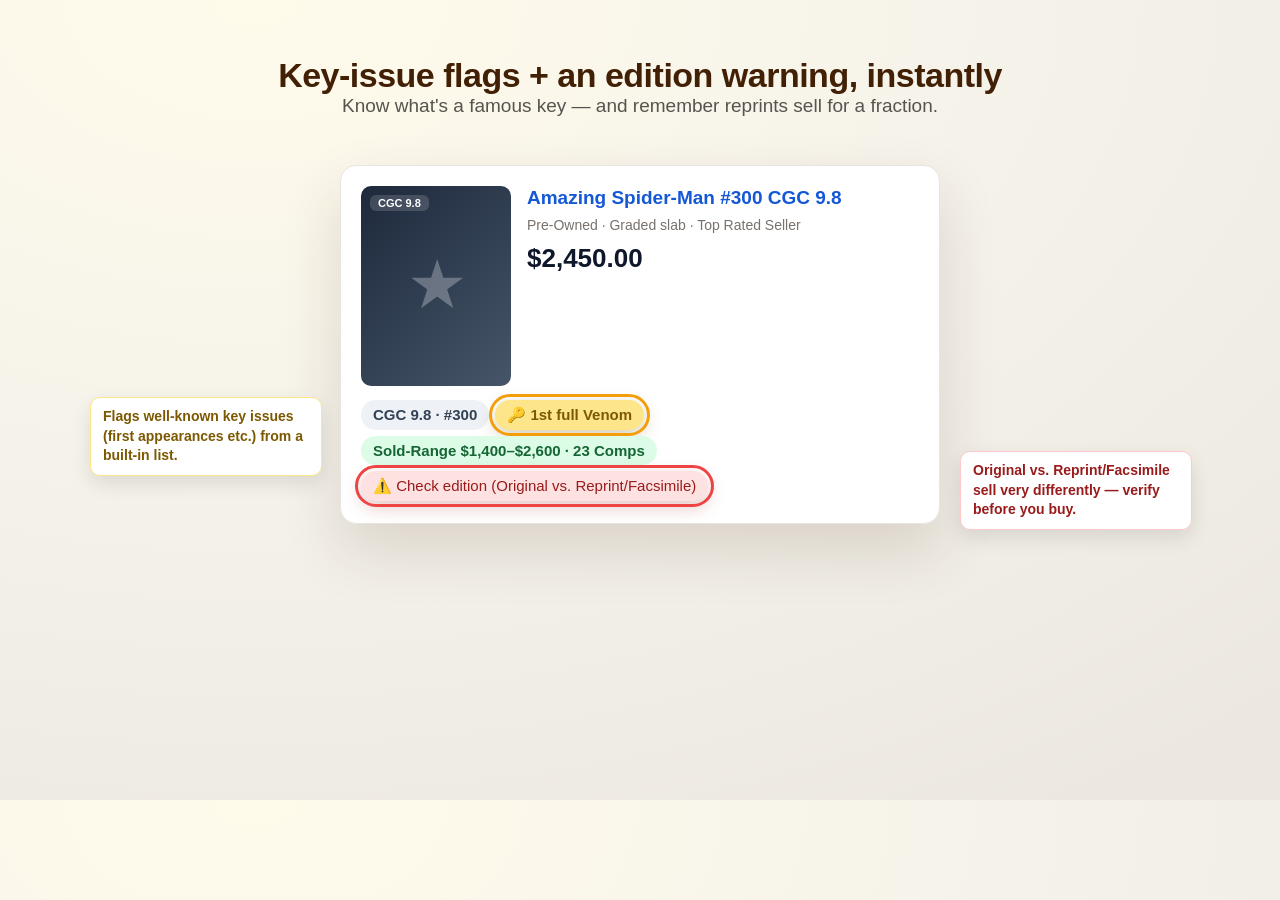
<file: store/assets/store-3-key-edition.html>
<!doctype html>
<!--
  CollectorLens — Store screenshot 3 "Key issue + edition warning" (1280×800).
  Real overlay.css pills + real DOM. Generic mock, no PII. Numbers ILLUSTRATIVE (format real).
  Key labels are drawn from the extension's built-in key-issues.json (real data).
  Render: Edge/Chrome headless --window-size=1280,800.
-->
<html lang="en">
<head>
<meta charset="utf-8">
<style>
  * { margin: 0; padding: 0; box-sizing: border-box; }
  html, body { width: 1280px; height: 800px; overflow: hidden; }
  body { font-family: -apple-system, "Segoe UI", Roboto, Arial, sans-serif;
    background: radial-gradient(120% 120% at 20% 0%, #fffbeb 0%, #f4f1ea 55%, #ece8df 100%);
    display: flex; flex-direction: column; align-items: center; }

  .cap { text-align: center; margin-top: 56px; }
  .cap b { display: block; font-size: 34px; font-weight: 800; color: #422006; letter-spacing: -0.5px; }
  .cap span { font-size: 19px; color: #57534e; }

  .stage { position: relative; margin-top: 48px; width: 600px; }
  .card { background: #fff; border: 1px solid #e7e5e4; border-radius: 16px; padding: 20px;
    box-shadow: 0 26px 60px rgba(66,32,6,.14); }
  .head { display: flex; gap: 16px; margin-bottom: 14px; }
  .cover { width: 150px; height: 200px; border-radius: 10px; flex: none; position: relative; overflow: hidden;
    background: linear-gradient(135deg, #1e293b 0%, #334155 55%, #475569 100%);
    display: flex; align-items: center; justify-content: center; }
  .cover .slabtag { position: absolute; top: 9px; left: 9px; background: rgba(255,255,255,.15);
    color: #fff; font-size: 11px; font-weight: 700; padding: 2px 8px; border-radius: 6px; }
  .cover .glyph { color: rgba(255,255,255,.28); font-size: 58px; font-weight: 800; }
  .info .ttl { font-size: 19px; font-weight: 600; color: #1558d6; line-height: 1.3; margin-bottom: 6px; }
  .info .meta { font-size: 14px; color: #78716c; margin-bottom: 10px; }
  .info .price { font-size: 26px; font-weight: 800; color: #0f172a; }

  .cl-badge { display: flex; flex-wrap: wrap; gap: 6px; margin: 6px 0 2px;
    font-family: -apple-system, "Segoe UI", Roboto, Arial, sans-serif; font-size: 15px; line-height: 1.3; }
  .cl-tag { display: inline-block; padding: 5px 12px; border-radius: 999px; font-weight: 600; white-space: nowrap; }
  .cl-id   { background: #eef2f7; color: #334155; }
  .cl-key  { background: #fde68a; color: #7c5800; }
  .cl-range{ background: #dcfce7; color: #166534; }
  .cl-warn { background: #fee2e2; color: #991b1b; font-weight: 500; }
  .cl-key.spot  { outline: 3px solid #f59e0b; outline-offset: 3px; box-shadow: 0 6px 18px rgba(124,88,0,.30); }
  .cl-warn.spot { outline: 3px solid #ef4444; outline-offset: 3px; box-shadow: 0 6px 18px rgba(153,27,27,.26); }

  .callout { position: absolute; font-size: 14px; font-weight: 600; border-radius: 10px;
    padding: 9px 12px; background: #fff; box-shadow: 0 8px 20px rgba(0,0,0,.10); max-width: 232px; line-height: 1.4; }
  .c-key  { left: -250px; top: 232px; color: #7c5800; border: 1.5px solid #fde68a; }
  .c-warn { right: -252px; top: 286px; color: #991b1b; border: 1.5px solid #fecaca; }
</style>
</head>
<body>
  <div class="cap">
    <b>Key-issue flags + an edition warning, instantly</b>
    <span>Know what's a famous key — and remember reprints sell for a fraction.</span>
  </div>

  <div class="stage">
    <div class="card">
      <div class="head">
        <div class="cover"><span class="slabtag">CGC 9.8</span><span class="glyph">★</span></div>
        <div class="info">
          <div class="ttl">Amazing Spider-Man #300 CGC 9.8</div>
          <div class="meta">Pre-Owned · Graded slab · Top Rated Seller</div>
          <div class="price">$2,450.00</div>
        </div>
      </div>
      <div class="cl-badge">
        <span class="cl-tag cl-id">CGC 9.8 · #300</span>
        <span class="cl-tag cl-key spot">🔑 1st full Venom</span>
        <span class="cl-tag cl-range">Sold-Range $1,400–$2,600 · 23 Comps</span>
        <span class="cl-tag cl-warn spot">⚠️ Check edition (Original vs. Reprint/Facsimile)</span>
      </div>
    </div>

    <div class="callout c-key">Flags well-known key issues (first appearances etc.) from a built-in list.</div>
    <div class="callout c-warn">Original vs. Reprint/Facsimile sell very differently — verify before you buy.</div>
  </div>
</body>
</html>
</file>
